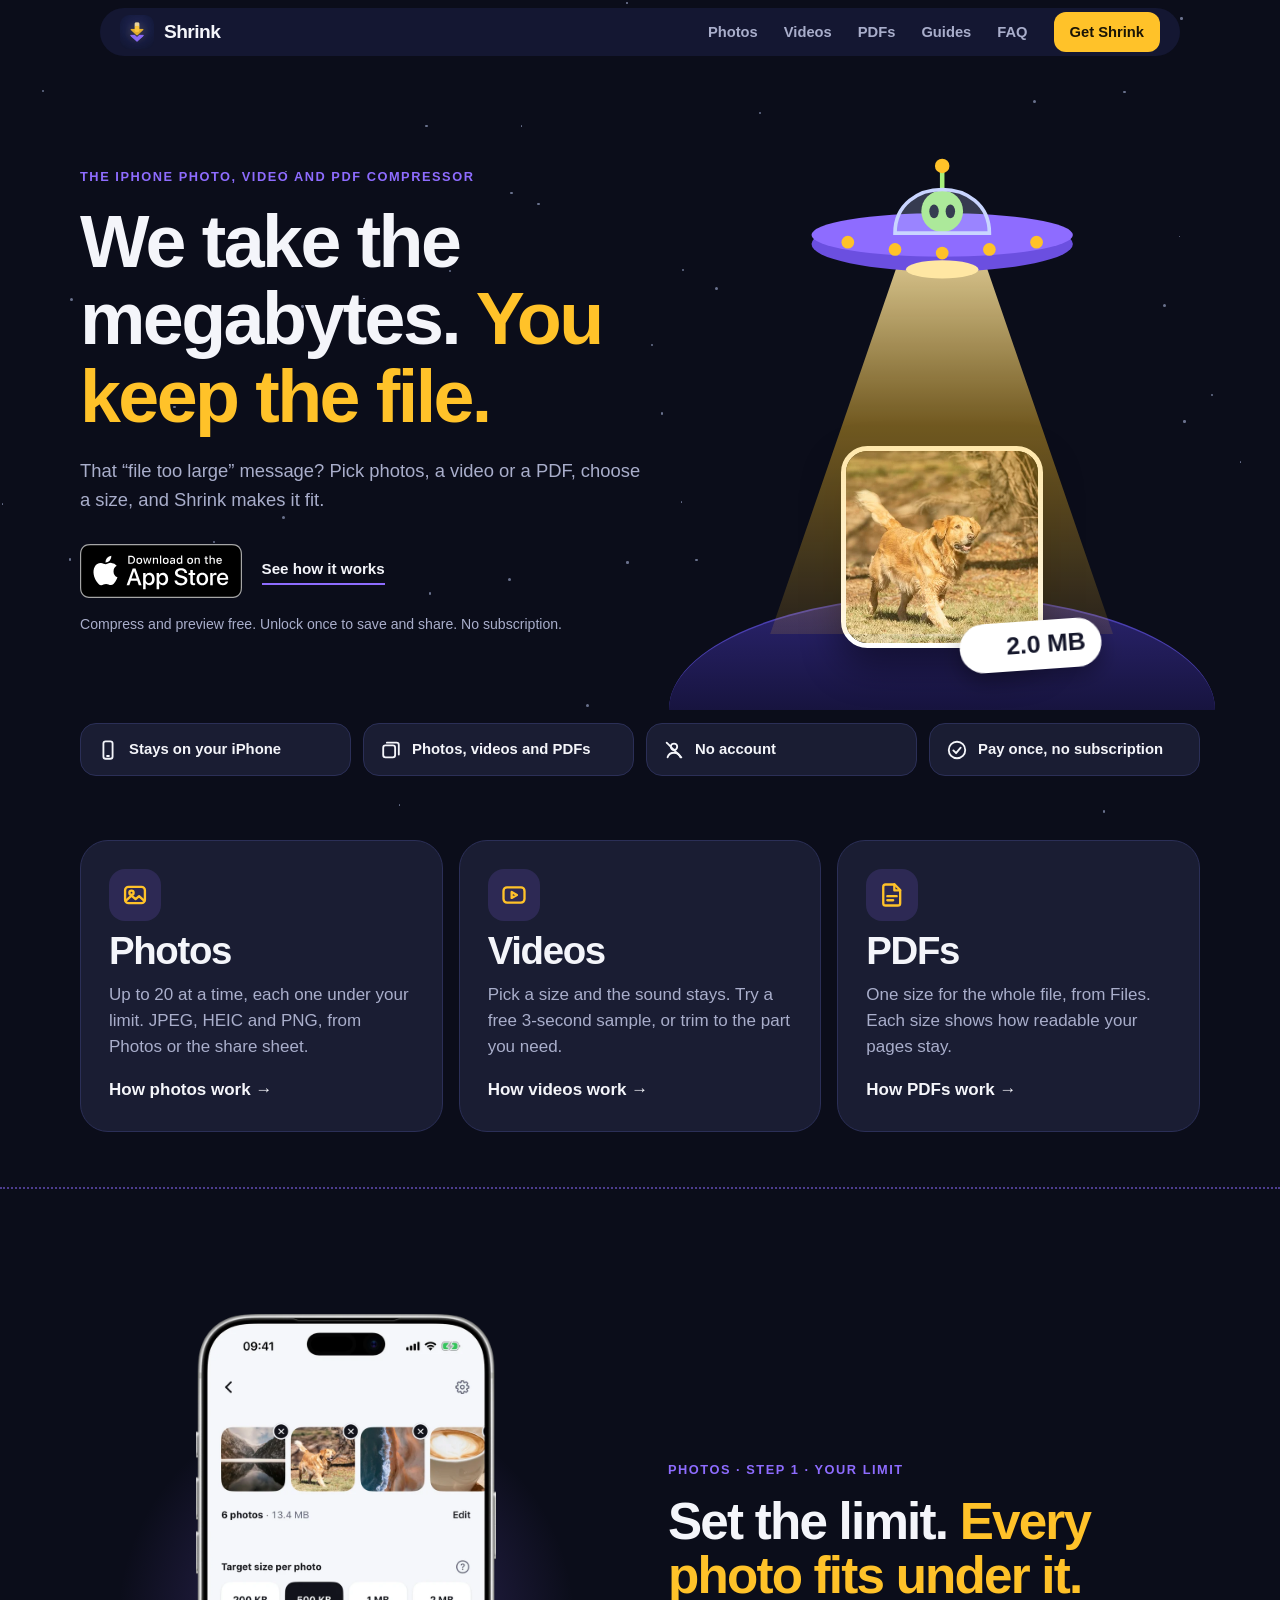
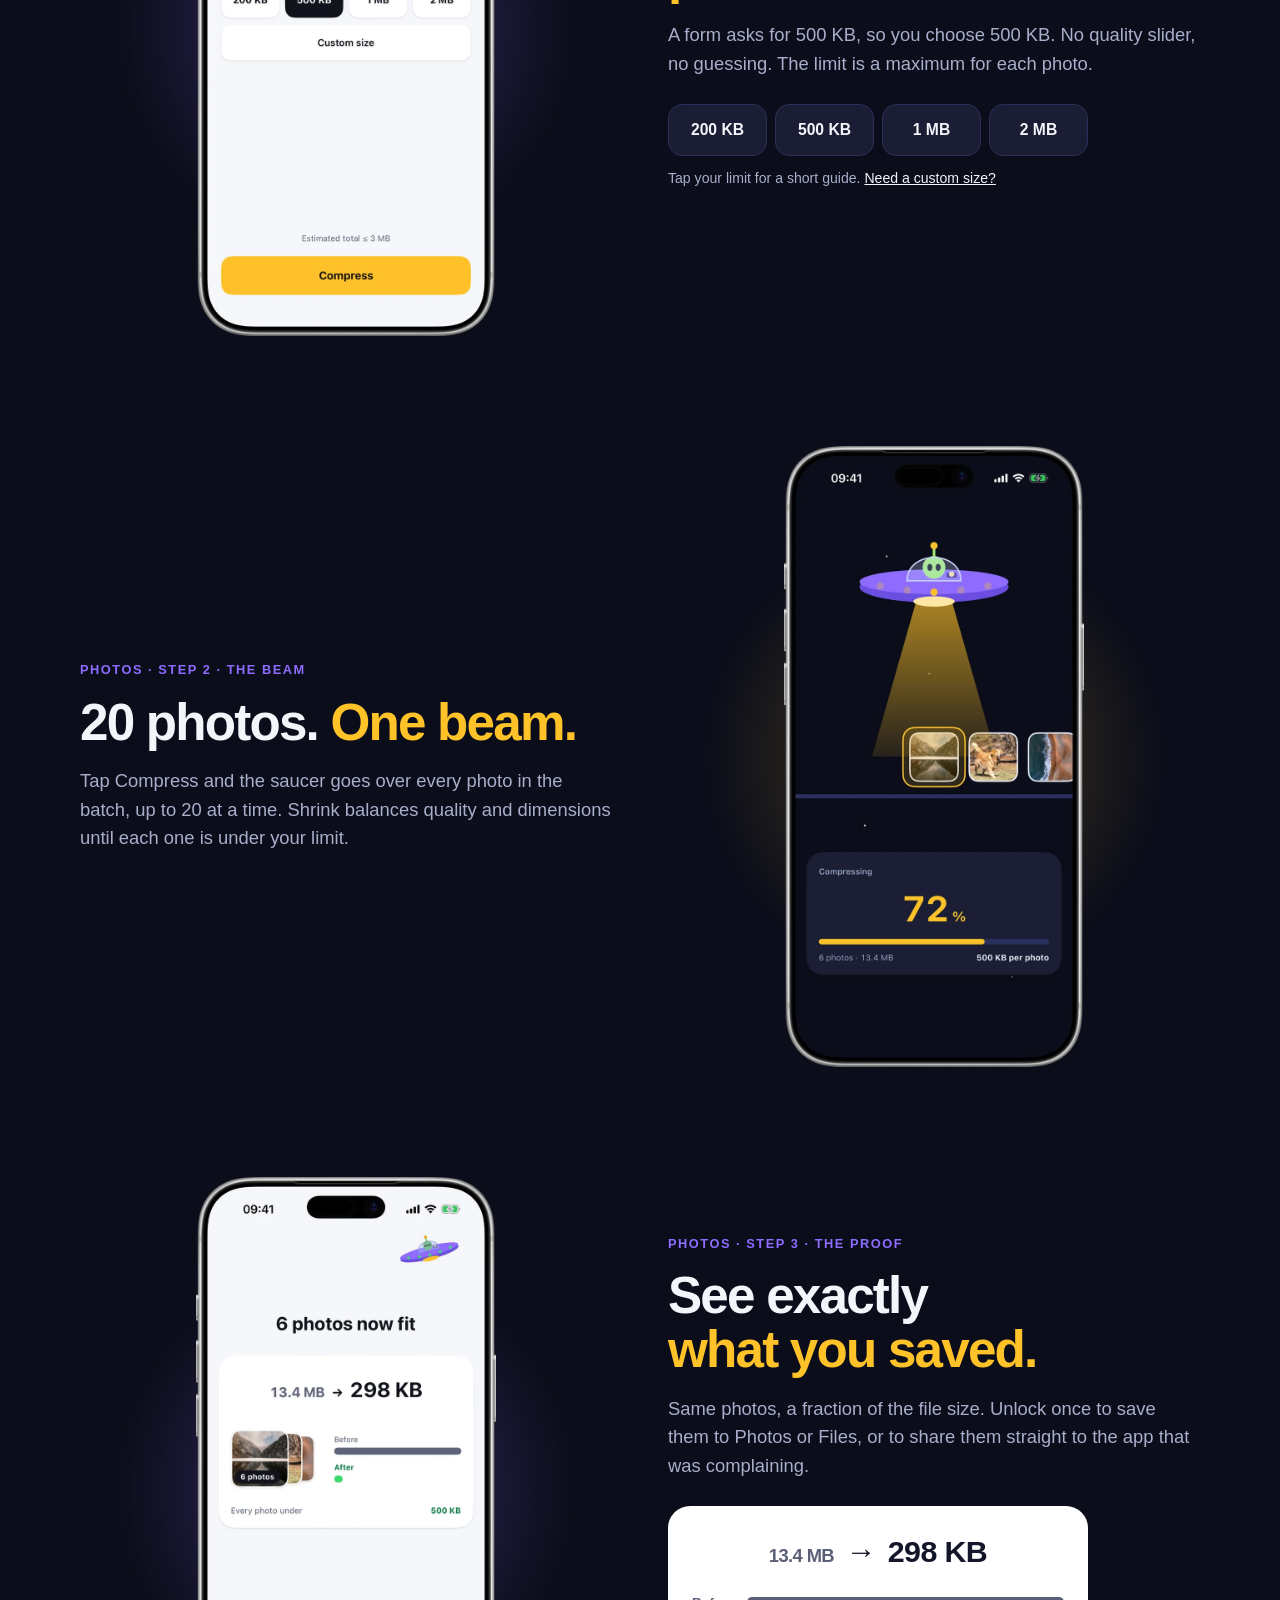
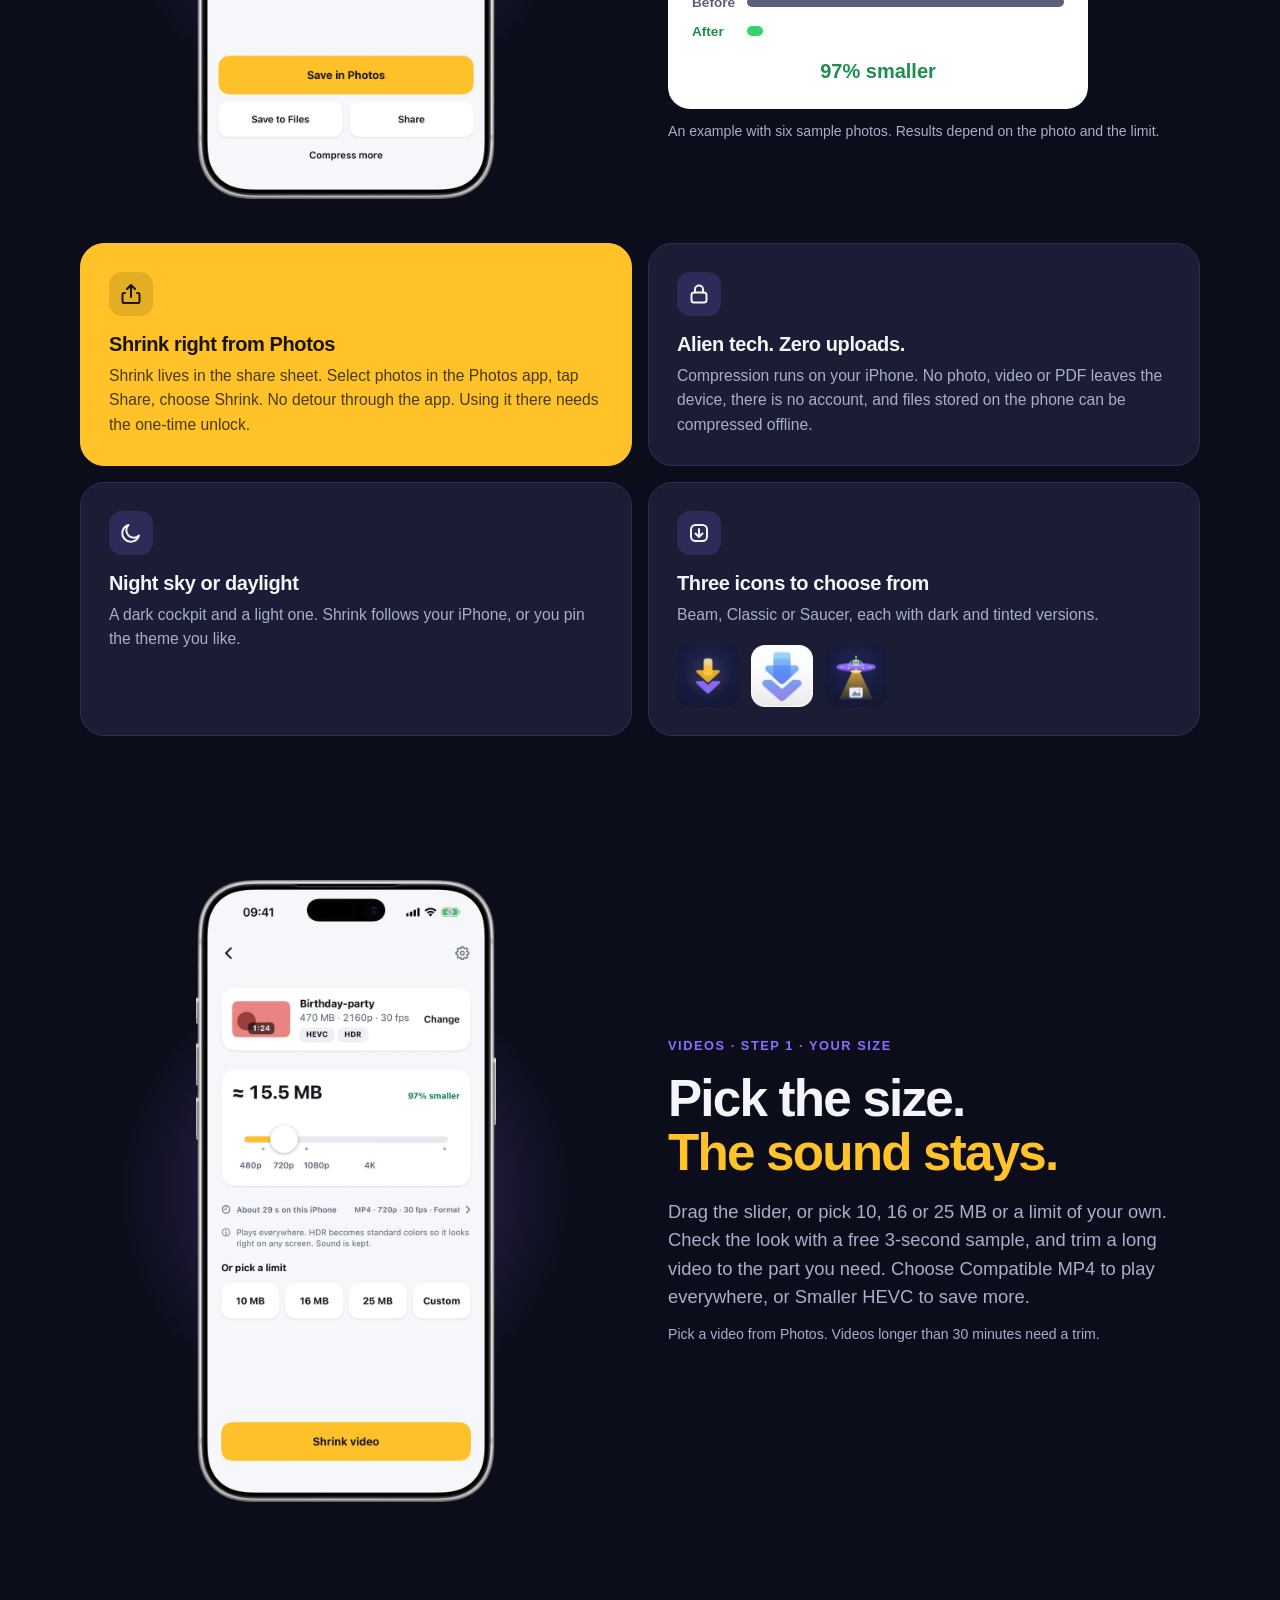
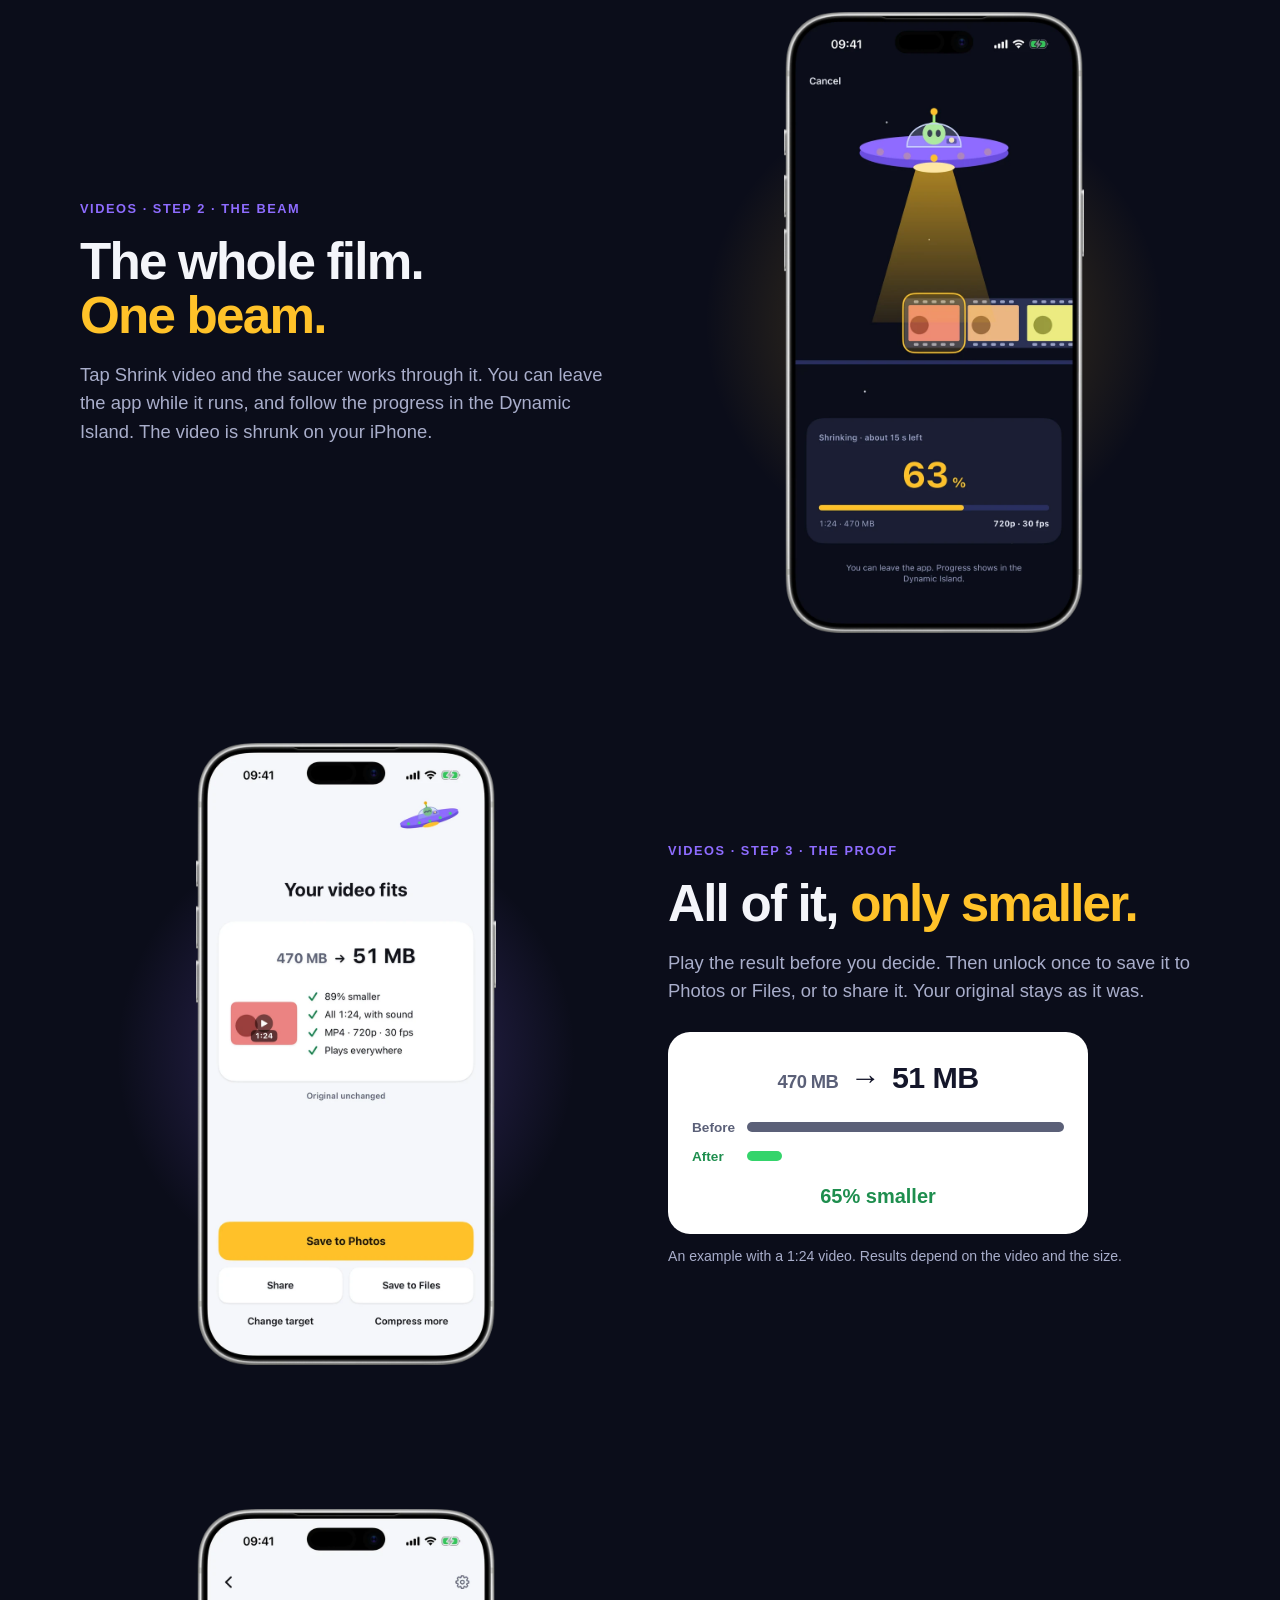
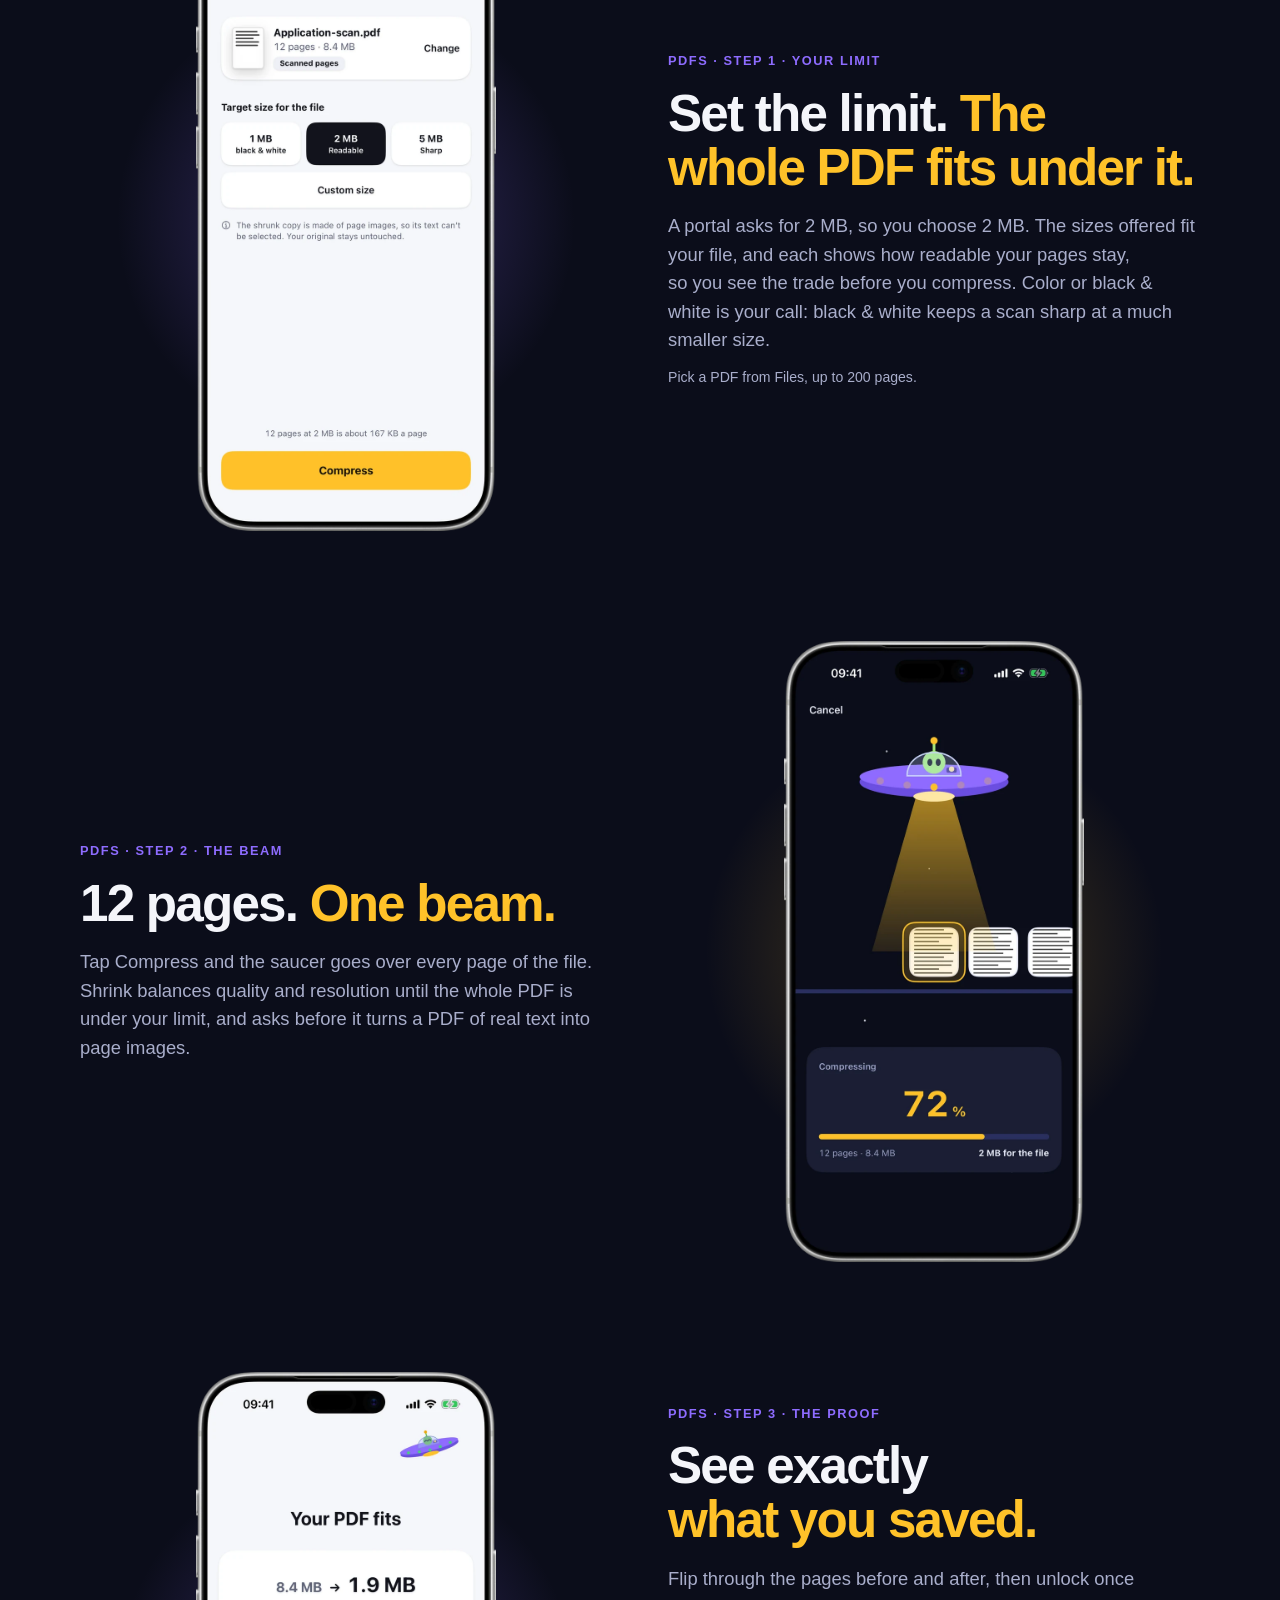
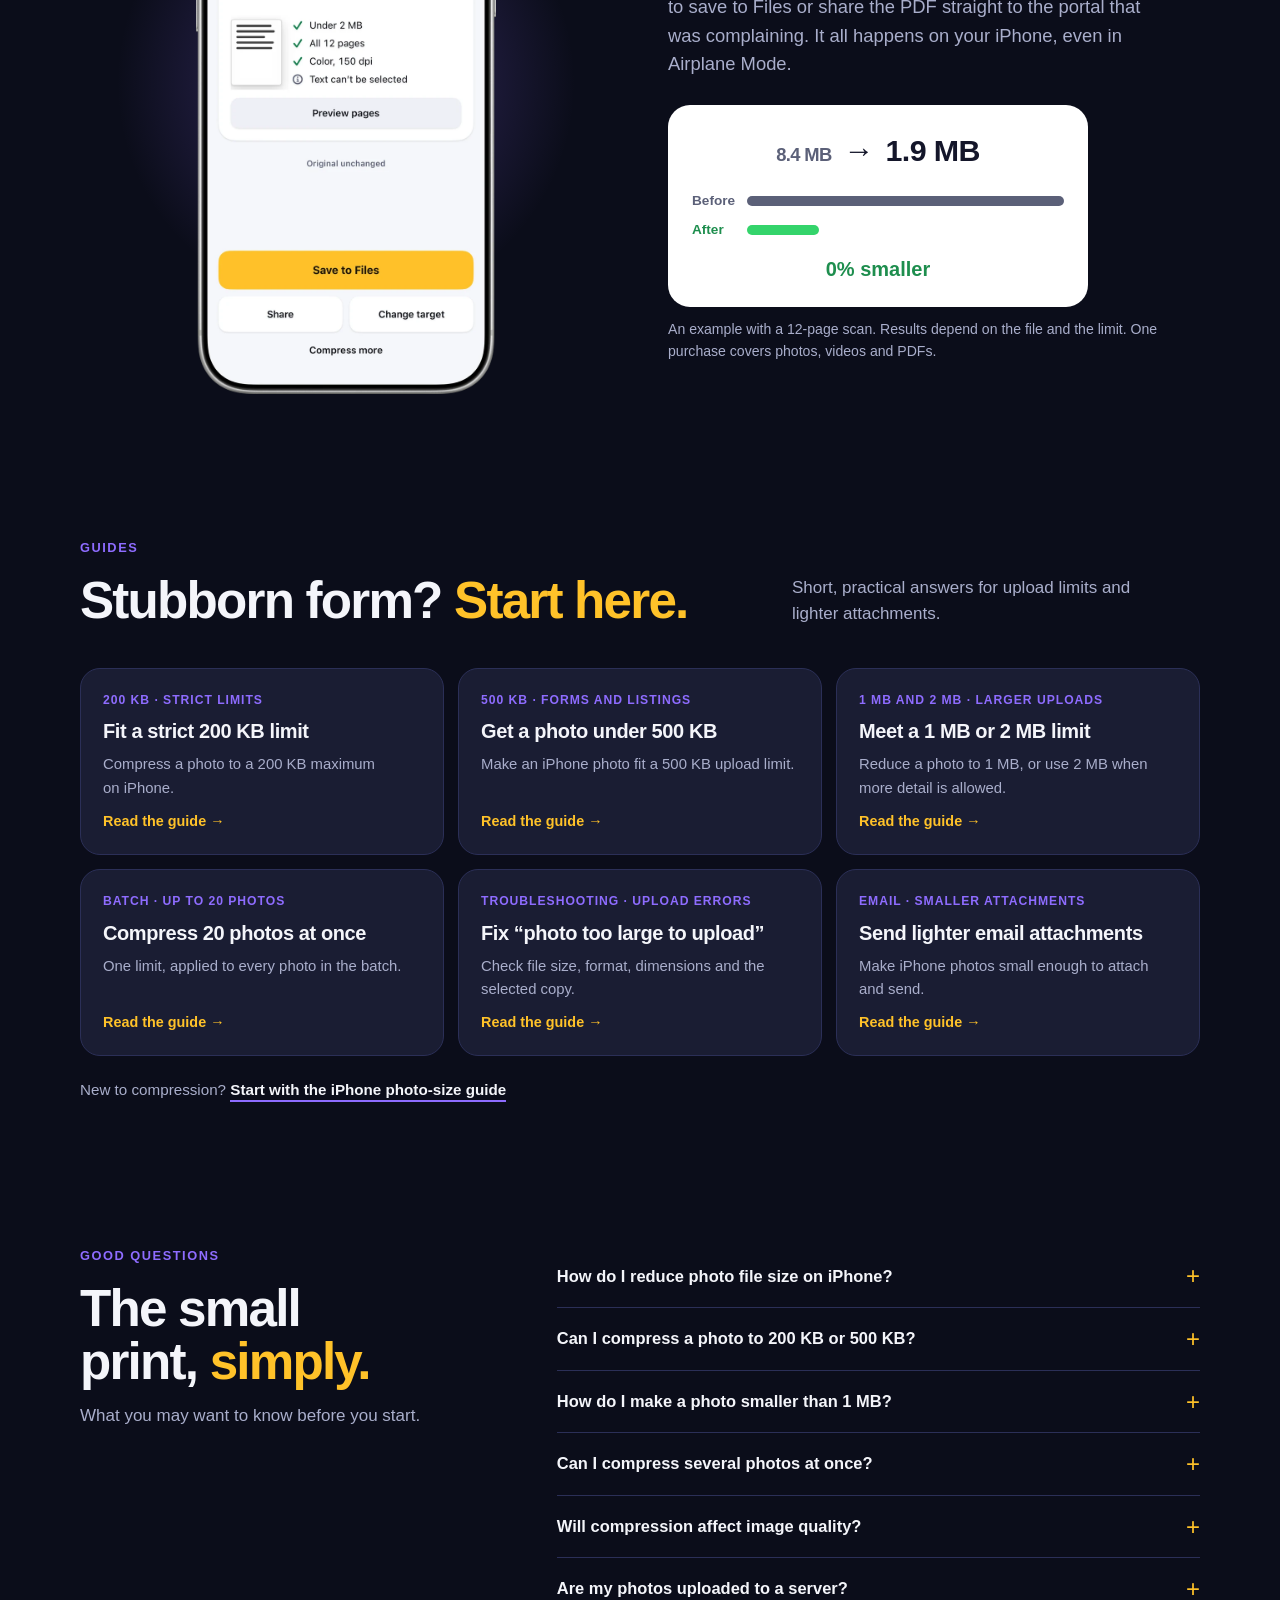
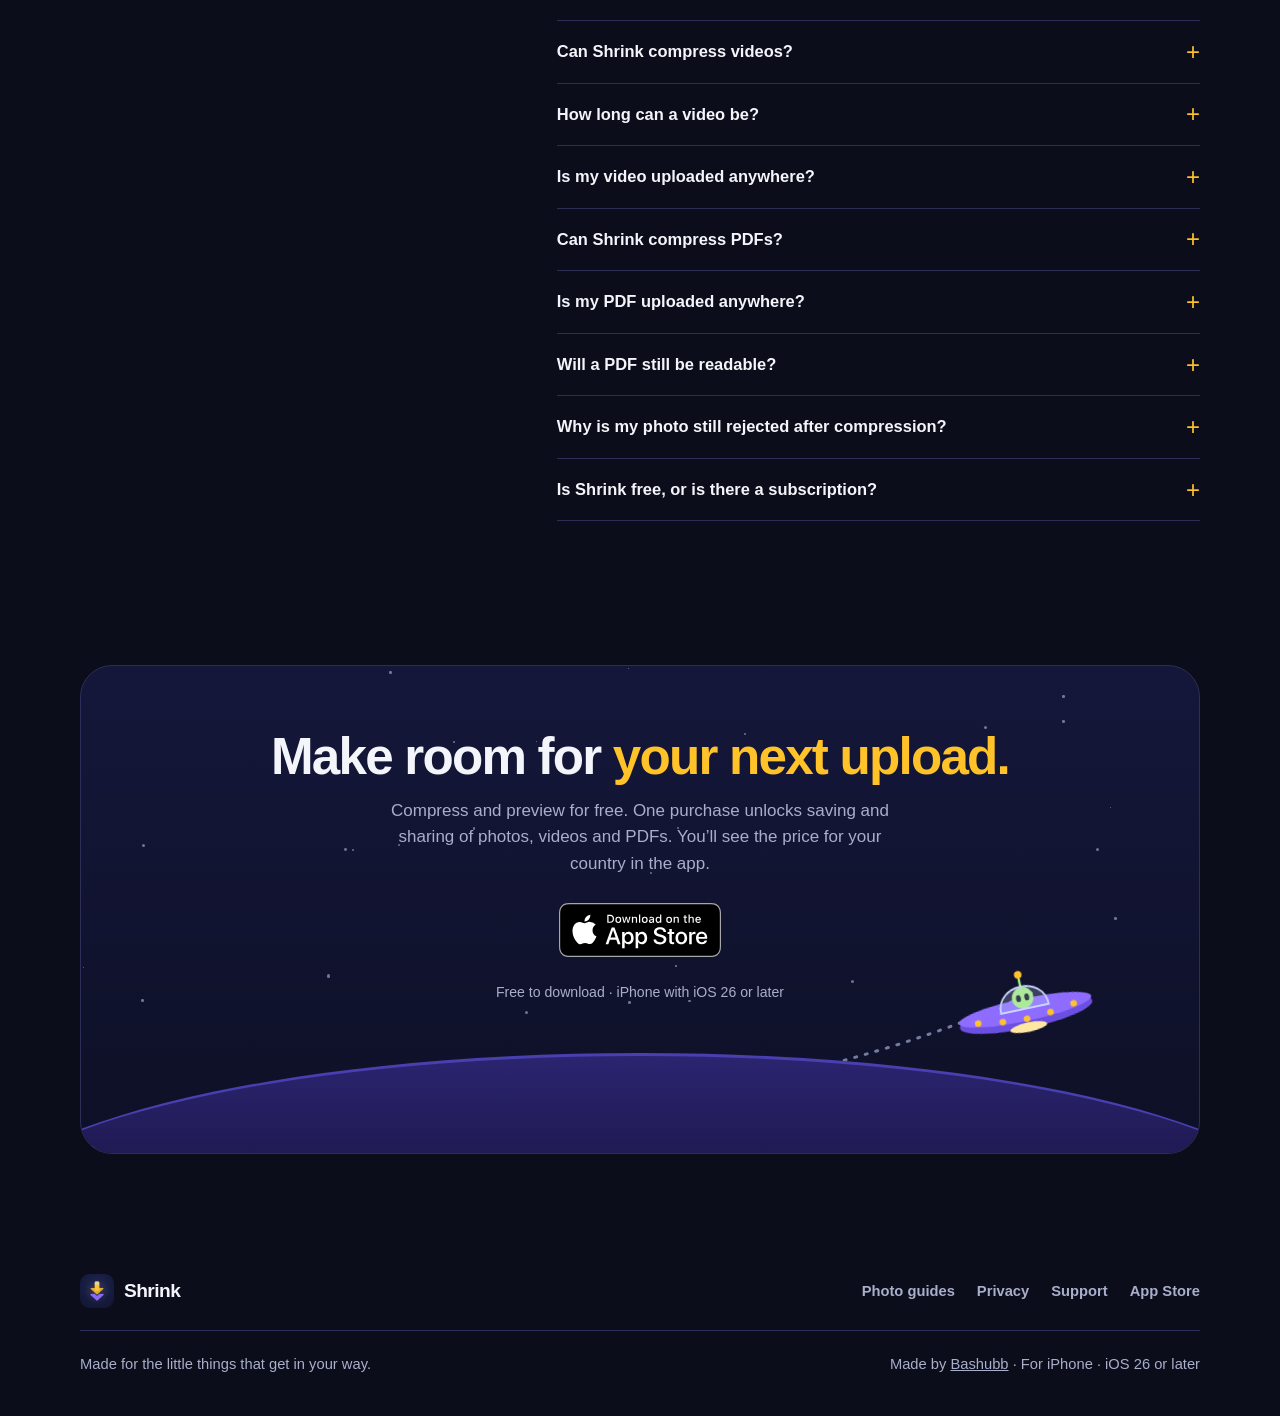
<file: index.html>
<!doctype html>
<html lang="en">
<head>
<meta charset="utf-8">
<meta name="viewport" content="width=device-width, initial-scale=1, viewport-fit=cover">
<title>iPhone Photo, Video and PDF Compressor | Shrink</title>
<meta name="description" content="Make iPhone photos, videos and PDFs fit a size limit you choose. Up to 20 photos at once, all processed on your device. Compress and preview free, unlock once to save and share.">
<link rel="canonical" href="https://bashubb.com/shrink/">
<meta name="theme-color" content="#0B0D1A">
<meta name="application-name" content="Shrink">
<meta name="apple-mobile-web-app-title" content="Shrink">
<meta name="apple-itunes-app" content="app-id=6804833389">
<meta property="og:type" content="website">
<meta property="og:site_name" content="Shrink">
<meta property="og:title" content="iPhone Photo, Video and PDF Compressor | Shrink">
<meta property="og:description" content="Make iPhone photos, videos and PDFs fit a size limit you choose. Up to 20 photos at once, all processed on your device. Compress and preview free, unlock once to save and share.">
<meta property="og:url" content="https://bashubb.com/shrink/">
<meta property="og:image" content="https://bashubb.com/shrink/assets/social-preview-1-1.png">
<meta property="og:image:width" content="1200">
<meta property="og:image:height" content="630">
<meta property="og:image:alt" content="Shrink: we take the megabytes, you keep the files. A photo, video and PDF compressor for iPhone.">
<meta name="twitter:card" content="summary_large_image">
<meta name="twitter:image" content="https://bashubb.com/shrink/assets/social-preview-1-1.png">
<link rel="icon" href="assets/fav/favicon-32.png" type="image/png" sizes="32x32">
<link rel="icon" href="assets/fav/favicon-48.png" type="image/png" sizes="48x48">
<link rel="icon" href="assets/fav/favicon-192.png" type="image/png" sizes="192x192">
<link rel="apple-touch-icon" href="assets/fav/apple-touch-icon.png">
<script>document.documentElement.classList.add('js')</script>
<link rel="stylesheet" href="assets/shrink.css?v=7">
<script src="assets/shrink.js?v=9" defer></script>
<script type="application/ld+json">{"@context": "https://schema.org", "@type": "SoftwareApplication", "@id": "https://bashubb.com/shrink/#app", "name": "Photo Compressor - Shrink", "url": "https://bashubb.com/shrink/", "downloadUrl": "https://apps.apple.com/app/id6804833389", "image": "https://bashubb.com/shrink/assets/app-icon-512.webp", "operatingSystem": "iOS 26.0 or later", "applicationCategory": "MultimediaApplication", "softwareVersion": "1.1", "author": {"@type": "Person", "name": "Hubert Kielkowski"}, "description": "Make up to 20 iPhone photos, a video or a PDF fit a chosen maximum file size, with on-device processing. Compress and preview free; a one-time unlock lets you save and share.", "offers": {"@type": "Offer", "price": "0", "priceCurrency": "USD", "url": "https://apps.apple.com/us/app/id6804833389", "description": "Free download. Compress and preview free; a one-time in-app purchase unlocks saving and sharing. Pricing varies by storefront."}}</script><script type="application/ld+json">{"@context": "https://schema.org", "@type": "FAQPage", "mainEntity": [{"@type": "Question", "name": "How do I reduce photo file size on iPhone?", "acceptedAnswer": {"@type": "Answer", "text": "Choose your photos in Shrink, set a maximum size, then tap Compress. Review the result and save or share the smaller copy."}}, {"@type": "Question", "name": "Can I compress a photo to 200 KB or 500 KB?", "acceptedAnswer": {"@type": "Answer", "text": "Yes. Both sizes are built-in presets. Each sets a maximum per photo; the final file can be smaller. Check any separate format or dimension requirements before uploading."}}, {"@type": "Question", "name": "How do I make a photo smaller than 1 MB?", "acceptedAnswer": {"@type": "Answer", "text": "Select the 1 MB preset and compress. For a different limit, use 2 MB or Custom Size. A strict upload boundary may need a little margin below the stated limit."}}, {"@type": "Question", "name": "Can I compress several photos at once?", "acceptedAnswer": {"@type": "Answer", "text": "Yes, up to 20 photos per batch. Your chosen maximum applies to every photo individually, so the combined batch can exceed that size."}}, {"@type": "Question", "name": "Will compression affect image quality?", "acceptedAnswer": {"@type": "Answer", "text": "It can. Shrink adjusts quality and, when needed, dimensions to fit your limit. Use the largest permitted target and review important detail. Photos already below the target are left unchanged."}}, {"@type": "Question", "name": "Are my photos uploaded to a server?", "acceptedAnswer": {"@type": "Answer", "text": "No. Photo compression happens on your iPhone. Locally available photos can be compressed offline. Purchases and restoring access may require a connection."}}, {"@type": "Question", "name": "Can Shrink compress videos?", "acceptedAnswer": {"@type": "Answer", "text": "Yes. Pick a video from Photos and choose a size with the slider, a preset or your own limit. The result is an MP4 with the sound kept: Compatible MP4 plays everywhere, Smaller HEVC saves more. HDR video becomes standard colors in the compatible format."}}, {"@type": "Question", "name": "How long can a video be?", "acceptedAnswer": {"@type": "Answer", "text": "Up to 30 minutes at a time. For a longer video, trim it in Shrink to the part you need."}}, {"@type": "Question", "name": "Is my video uploaded anywhere?", "acceptedAnswer": {"@type": "Answer", "text": "No. Videos are shrunk on your iPhone. If a video is stored only in iCloud, your iPhone downloads it from iCloud first."}}, {"@type": "Question", "name": "Can Shrink compress PDFs?", "acceptedAnswer": {"@type": "Answer", "text": "Yes. Pick a PDF from Files, set one size target for the whole file, and choose color or black & white. Shrink shows a readability rating for each size, and you can preview the pages before saving. PDFs of up to 200 pages work, and you can save to Files or share the result."}}, {"@type": "Question", "name": "Is my PDF uploaded anywhere?", "acceptedAnswer": {"@type": "Answer", "text": "No. PDFs are compressed on your iPhone, and this also works in Airplane Mode. Your file is saved only where you choose, in Files or wherever you share it."}}, {"@type": "Question", "name": "Will a PDF still be readable?", "acceptedAnswer": {"@type": "Answer", "text": "Often, but it depends on the file. Scans shrink the most. A PDF made of real text becomes page images, and Shrink asks before doing that. Each size shows a readability rating, and you can preview the pages before saving. Digital signatures are not kept, and Shrink warns you before it touches a signed file."}}, {"@type": "Question", "name": "Why is my photo still rejected after compression?", "acceptedAnswer": {"@type": "Answer", "text": "The form may also require a particular format, dimensions, or a combined size limit. Confirm you selected the exported copy, then check the full upload requirements."}}, {"@type": "Question", "name": "Is Shrink free, or is there a subscription?", "acceptedAnswer": {"@type": "Answer", "text": "The app is free to download, and compressing and previewing in it are free. To save or share a result you unlock Shrink once, with no subscription and no ads. The share sheet extension works after the unlock. Requires iPhone with iOS 26 or later."}}]}</script><script type="application/ld+json">{"@context": "https://schema.org", "@type": "WebSite", "name": "Shrink", "alternateName": ["Shrink App", "The Shrink"], "url": "https://bashubb.com/shrink/"}</script>
</head>
<body>
<a class="skip" href="#main">Skip to content</a>
<header class="bar">
  <div class="bar-bg" aria-hidden="true"></div>
  <nav class="bar-row" aria-label="Main navigation">
    <a class="brand" href="index.html" aria-label="Shrink home"><img src="assets/media/icon-beam.webp" alt="" width="34" height="34">Shrink</a>
    <div class="bar-links">
      <a href="#how-it-works">Photos</a>
      <a href="#video">Videos</a>
      <a href="#pdf">PDFs</a>
      <a href="#guides">Guides</a>
      <a href="#faq">FAQ</a>
      <a class="get" href="https://apps.apple.com/app/id6804833389">Get Shrink</a>
    </div>
  </nav>
</header>

<main id="main">
<section class="hero sky" aria-labelledby="hero-title">
  <div class="stars" data-stars="46" aria-hidden="true"></div>
  <div class="wrap">
    <div class="hero-grid">
      <div>
        <span class="eyebrow">The iPhone photo, video and PDF compressor</span>
        <h1 id="hero-title">We take the megabytes. <em>You keep the file.</em></h1>
        <p class="lede">That “file too large” message? Pick photos, a video or a PDF, choose a size, and Shrink makes it fit.</p>
        <div class="hero-actions"><a class="store-badge" href="https://apps.apple.com/app/id6804833389"><img src="assets/app-store-badge.svg" alt="Download on the App Store" width="162" height="54"></a><a class="text-link" href="#how-it-works">See how it works</a></div>
        <p class="note">Compress and preview free. Unlock once to save and share. No subscription.</p>
      </div>
      <div class="scene" role="img" aria-label="A flying saucer beams the megabytes out of a photo. The photo stays; its size drops from 4.8 MB to 487 KB.">
        <div class="scene-box">
          <div class="planet"></div>
          <div class="snap"><img src="assets/media/photo-1.webp" width="360" height="360" alt="" fetchpriority="high"></div>
          <div class="beam"></div>
          <span class="mb" style="--x:-15cqw;--r:-14deg;--d:2.0s" aria-hidden="true">MB</span><span class="mb" style="--x:13cqw;--r:10deg;--d:2.55s" aria-hidden="true">MB</span><span class="mb" style="--x:-4cqw;--r:6deg;--d:3.1s" aria-hidden="true">MB</span><span class="mb" style="--x:17cqw;--r:-8deg;--d:3.65s" aria-hidden="true">MB</span><span class="mb" style="--x:-17cqw;--r:12deg;--d:4.2s" aria-hidden="true">MB</span><span class="mb" style="--x:6cqw;--r:-12deg;--d:4.75s" aria-hidden="true">MB</span>
          <div class="ufo-fly"><div class="ufo-in"><div class="ufo-bob"><svg viewBox="0 0 160 76" aria-hidden="true"><ellipse cx="80" cy="54" rx="72" ry="15" fill="#6B4FE0"/><ellipse cx="80" cy="49" rx="72" ry="12" fill="#8E6CFF"/><line x1="80" y1="24" x2="80" y2="13" stroke="#A6F07A" stroke-width="2.5" stroke-linecap="round"/><circle cx="80" cy="11" r="4" fill="#FFC229"/><circle cx="80" cy="36" r="11.5" fill="#A6F07A"/><ellipse class="ufo-eye" cx="75.5" cy="36" rx="2.6" ry="3.8" fill="#0B0D1A"/><ellipse class="ufo-eye" cx="84.5" cy="36" rx="2.6" ry="3.8" fill="#0B0D1A"/><path d="M54 48C54 16 106 16 106 48Z" fill="rgba(191,208,255,.24)" stroke="#C9D5FF" stroke-width="2"/><g class="ufo-lights"><circle cx="28" cy="53" r="3.5" fill="#FFC229"/><circle cx="54" cy="57" r="3.5" fill="#FFC229"/><circle cx="80" cy="59" r="3.5" fill="#FFC229"/><circle cx="106" cy="57" r="3.5" fill="#FFC229"/><circle cx="132" cy="53" r="3.5" fill="#FFC229"/></g><ellipse cx="80" cy="68" rx="20" ry="5" fill="#FFE7A3"/></svg></div></div></div>
          <div class="size-tag" data-size><svg viewBox="0 0 24 24" aria-hidden="true"><circle cx="12" cy="12" r="12" fill="#1E8E4E"/><path d="M6.5 12.4l3.6 3.6 7.4-8" fill="none" stroke="#fff" stroke-width="2.6" stroke-linecap="round" stroke-linejoin="round"/></svg><span>487 KB</span></div>
        </div>
      </div>
    </div>
    <ul class="proof" aria-label="App highlights">
      <li><svg viewBox="0 0 24 24" fill="none" stroke="currentColor" stroke-width="2" stroke-linecap="round" stroke-linejoin="round" aria-hidden="true"><rect x="7" y="2.5" width="10" height="19" rx="2.5"/><path d="M11 18.5h2"/></svg>Stays on your iPhone</li>
      <li><svg viewBox="0 0 24 24" fill="none" stroke="currentColor" stroke-width="2" stroke-linecap="round" stroke-linejoin="round" aria-hidden="true"><rect x="3.5" y="7" width="13" height="13" rx="2.5"/><path d="M7.5 4h10.5a2.5 2.5 0 0 1 2.5 2.5V17"/></svg>Photos, videos and PDFs</li>
      <li><svg viewBox="0 0 24 24" fill="none" stroke="currentColor" stroke-width="2" stroke-linecap="round" stroke-linejoin="round" aria-hidden="true"><circle cx="12" cy="8.5" r="3.5"/><path d="M5 20c1-3.6 3.8-5 7-5s6 1.4 7 5"/><path d="M4 4l16 16"/></svg>No account</li>
      <li><svg viewBox="0 0 24 24" fill="none" stroke="currentColor" stroke-width="2" stroke-linecap="round" stroke-linejoin="round" aria-hidden="true"><circle cx="12" cy="12" r="9"/><path d="M8 12.5l3 3 5-6"/></svg>Pay once, no subscription</li>
    </ul>
  </div>
</section>

<section class="section tight" id="sources" aria-label="What Shrink shrinks">
  <div class="wrap">
    <div class="three" data-in>
      <a class="source" href="#how-it-works"><span class="source-ic"><svg viewBox="0 0 24 24" fill="none" stroke="currentColor" stroke-width="2" stroke-linecap="round" stroke-linejoin="round" aria-hidden="true"><rect x="3.5" y="5" width="17" height="14" rx="3"/><circle cx="9" cy="10" r="1.8"/><path d="M4 17l5-4.5 3.5 3 3-2.5 4.5 4"/></svg></span><h2>Photos</h2><p>Up to 20 at a time, each one under your limit. JPEG, HEIC and PNG, from Photos or the share sheet.</p><span class="source-go">How photos work →</span></a>
      <a class="source" href="#video"><span class="source-ic"><svg viewBox="0 0 24 24" fill="none" stroke="currentColor" stroke-width="2" stroke-linecap="round" stroke-linejoin="round" aria-hidden="true"><rect x="3" y="5.5" width="18" height="13" rx="3"/><path d="M10 9.5v5l4.5-2.500z"/></svg></span><h2>Videos</h2><p>Pick a size and the sound stays. Try a free 3-second sample, or trim to the part you need.</p><span class="source-go">How videos work →</span></a>
      <a class="source" href="#pdf"><span class="source-ic"><svg viewBox="0 0 24 24" fill="none" stroke="currentColor" stroke-width="2" stroke-linecap="round" stroke-linejoin="round" aria-hidden="true"><path d="M6.5 3h7.8L19 7.7V19a2 2 0 0 1-2 2H6.5a2 2 0 0 1-2-2V5a2 2 0 0 1 2-2z"/><path d="M14 3v5h5"/><path d="M8 13h8M8 16.500h5"/></svg></span><h2>PDFs</h2><p>One size for the whole file, from Files. Each size shows how readable your pages stay.</p><span class="source-go">How PDFs work →</span></a>
    </div>
  </div>
</section>

<div class="flyby" data-in aria-hidden="true"><div class="flyby-track"></div><div class="flyby-ufo"><svg viewBox="0 0 160 76" aria-hidden="true"><ellipse cx="80" cy="54" rx="72" ry="15" fill="#6B4FE0"/><ellipse cx="80" cy="49" rx="72" ry="12" fill="#8E6CFF"/><line x1="80" y1="24" x2="80" y2="13" stroke="#A6F07A" stroke-width="2.5" stroke-linecap="round"/><circle cx="80" cy="11" r="4" fill="#FFC229"/><circle cx="80" cy="36" r="11.5" fill="#A6F07A"/><ellipse class="ufo-eye" cx="75.5" cy="36" rx="2.6" ry="3.8" fill="#0B0D1A"/><ellipse class="ufo-eye" cx="84.5" cy="36" rx="2.6" ry="3.8" fill="#0B0D1A"/><path d="M54 48C54 16 106 16 106 48Z" fill="rgba(191,208,255,.24)" stroke="#C9D5FF" stroke-width="2"/><g class="ufo-lights"><circle cx="28" cy="53" r="3.5" fill="#FFC229"/><circle cx="54" cy="57" r="3.5" fill="#FFC229"/><circle cx="80" cy="59" r="3.5" fill="#FFC229"/><circle cx="106" cy="57" r="3.5" fill="#FFC229"/><circle cx="132" cy="53" r="3.5" fill="#FFC229"/></g><ellipse cx="80" cy="68" rx="20" ry="5" fill="#FFE7A3"/></svg></div></div>

<section class="section" id="how-it-works" aria-label="How it works">
  <div class="wrap">
    <div class="row" data-in>
      <div class="row-art"><div class="halo"></div><img class="device" src="assets/media/iphone-home-light.webp?v=2" width="720" height="1492" alt="Shrink with six photos chosen and the 500 KB target selected" loading="lazy" decoding="async"></div>
      <div class="row-copy rise">
        <span class="eyebrow">Photos · Step 1 · Your limit</span>
        <h2>Set the limit. <em>Every photo fits under it.</em></h2>
        <p class="lede">A form asks for 500 KB, so you choose 500 KB. No quality slider, no guessing. The limit is a maximum for each photo.</p>
        <div class="keys" aria-label="Guides by target size">
          <a href="guides/compress-photo-to-200kb/index.html">200 KB</a>
          <a href="guides/compress-photo-to-500kb/index.html">500 KB</a>
          <a href="guides/compress-photo-under-1mb/index.html">1 MB</a>
          <a href="guides/compress-photo-under-1mb/index.html#2mb">2 MB</a>
        </div>
        <p class="keys-note">Tap your limit for a short guide. <a href="guides/reduce-photo-size-iphone/index.html#steps">Need a custom size?</a></p>
      </div>
    </div>

    <div class="row flip" data-in>
      <div class="row-art"><div class="halo gold"></div><img class="device" src="assets/media/iphone-compressing-dark.webp?v=2" width="720" height="1492" alt="Shrink compressing: a saucer shines its beam on the photos, 72 percent done" loading="lazy" decoding="async"></div>
      <div class="row-copy rise">
        <span class="eyebrow">Photos · Step 2 · The beam</span>
        <h2>20 photos. <em>One beam.</em></h2>
        <p class="lede">Tap Compress and the saucer goes over every photo in the batch, up to 20 at a time. Shrink balances quality and dimensions until each one is under your limit.</p>
      </div>
    </div>

    <div class="row" data-in>
      <div class="row-art"><div class="halo"></div><img class="device" src="assets/media/iphone-result-light.webp?v=2" width="720" height="1492" alt="Shrink result: six photos went from 13.4 MB to 298 KB" loading="lazy" decoding="async"></div>
      <div class="row-copy rise">
        <span class="eyebrow">Photos · Step 3 · The proof</span>
        <h2>See exactly <em>what you saved.</em></h2>
        <p class="lede">Same photos, a fraction of the file size. Unlock once to save them to Photos or Files, or to share them straight to the app that was complaining.</p>
        <div class="saved" aria-label="Example: six photos, 13.4 MB before, 298 KB after, 98 percent smaller">
          <div class="saved-sizes"><small>13.4 MB</small><span aria-hidden="true">→</span>298 KB</div>
          <div class="bars"><em>Before</em><span></span><b>After</b><span class="after"></span></div>
          <div class="saved-pct"><span data-count="98">98</span>% smaller</div>
        </div>
        <p class="keys-note">An example with six sample photos. Results depend on the photo and the limit.</p>
      </div>
    </div>

    <div class="cards">
      <article class="card gold" data-in><div class="card-ic"><svg viewBox="0 0 24 24" fill="none" stroke="currentColor" stroke-width="2" stroke-linecap="round" stroke-linejoin="round" aria-hidden="true"><path d="M12 15V3.5M8 7l4-4 4 4"/><path d="M6 11H5a1.5 1.5 0 0 0-1.5 1.5v7A1.5 1.5 0 0 0 5 21h14a1.5 1.5 0 0 0 1.5-1.5v-7A1.5 1.5 0 0 0 19 11h-1"/></svg></div><h3>Shrink right from Photos</h3><p>Shrink lives in the share sheet. Select photos in the Photos app, tap Share, choose Shrink. No detour through the app. Using it there needs the one-time unlock.</p></article>
      <article class="card" data-in><div class="card-ic"><svg viewBox="0 0 24 24" fill="none" stroke="currentColor" stroke-width="2" stroke-linecap="round" stroke-linejoin="round" aria-hidden="true"><rect x="4.5" y="10.5" width="15" height="10" rx="2.5"/><path d="M8 10.5V7.5a4 4 0 0 1 8 0v3"/></svg></div><h3>Alien tech. Zero uploads.</h3><p>Compression runs on your iPhone. No photo, video or PDF leaves the device, there is no account, and files stored on the phone can be compressed offline.</p></article>
      <article class="card" data-in><div class="card-ic"><svg viewBox="0 0 24 24" fill="none" stroke="currentColor" stroke-width="2" stroke-linecap="round" stroke-linejoin="round" aria-hidden="true"><path d="M20 14.5A8.5 8.5 0 1 1 9.5 4a7 7 0 0 0 10.500 10.500z"/></svg></div><h3>Night sky or daylight</h3><p>A dark cockpit and a light one. Shrink follows your iPhone, or you pin the theme you like.</p></article>
      <article class="card" data-in><div class="card-ic"><svg viewBox="0 0 24 24" fill="none" stroke="currentColor" stroke-width="2" stroke-linecap="round" stroke-linejoin="round" aria-hidden="true"><rect x="4" y="4" width="16" height="16" rx="4.5"/><path d="M12 8v8M8.500 12.500 12 16l3.500-3.500"/></svg></div><h3>Three icons to choose from</h3><p>Beam, Classic or Saucer, each with dark and tinted versions.</p>
        <div class="icons"><img src="assets/media/icon-beam.webp" width="62" height="62" alt="Beam icon" loading="lazy"><img src="assets/media/icon-classic.webp" width="62" height="62" alt="Classic icon" loading="lazy"><img src="assets/media/icon-saucer.webp" width="62" height="62" alt="Saucer icon" loading="lazy"></div></article>
    </div>
  </div>
</section>

<section class="section" id="video" aria-label="How videos work">
  <div class="wrap">
    <div class="row" data-in>
      <div class="row-art"><div class="halo"></div><img class="device" src="assets/media/iphone-video-limit-light.webp" width="720" height="1492" alt="Shrink with a 470 MB video chosen: a size slider showing about 15.5 MB, and 10 MB, 16 MB, 25 MB and custom limits" loading="lazy" decoding="async"></div>
      <div class="row-copy rise">
        <span class="eyebrow">Videos · Step 1 · Your size</span>
        <h2 id="video-title">Pick the size. <em>The sound stays.</em></h2>
        <p class="lede">Drag the slider, or pick 10, 16 or 25 MB or a limit of your own. Check the look with a free 3-second sample, and trim a long video to the part you need. Choose Compatible MP4 to play everywhere, or Smaller HEVC to save more.</p>
        <p class="keys-note">Pick a video from Photos. Videos longer than 30 minutes need a trim.</p>
      </div>
    </div>

    <div class="row flip" data-in>
      <div class="row-art"><div class="halo gold"></div><img class="device" src="assets/media/iphone-video-compressing-dark.webp" width="720" height="1492" alt="Shrink shrinking a video: a saucer shines its beam on a film strip, 63 percent done" loading="lazy" decoding="async"></div>
      <div class="row-copy rise">
        <span class="eyebrow">Videos · Step 2 · The beam</span>
        <h2>The whole film. <em>One beam.</em></h2>
        <p class="lede">Tap Shrink video and the saucer works through it. You can leave the app while it runs, and follow the progress in the Dynamic Island. The video is shrunk on your iPhone.</p>
      </div>
    </div>

    <div class="row" data-in>
      <div class="row-art"><div class="halo"></div><img class="device" src="assets/media/iphone-video-result-light.webp" width="720" height="1492" alt="Shrink result: your video fits, 470 MB to 51 MB, all 1:24 with sound" loading="lazy" decoding="async"></div>
      <div class="row-copy rise">
        <span class="eyebrow">Videos · Step 3 · The proof</span>
        <h2>All of it, <em>only smaller.</em></h2>
        <p class="lede">Play the result before you decide. Then unlock once to save it to Photos or Files, or to share it. Your original stays as it was.</p>
        <div class="saved" aria-label="Example: a video of 1 minute 24 seconds, 470 MB before, 51 MB after, 89 percent smaller">
          <div class="saved-sizes"><small>470 MB</small><span aria-hidden="true">→</span>51 MB</div>
          <div class="bars"><em>Before</em><span></span><b>After</b><span class="after video"></span></div>
          <div class="saved-pct"><span data-count="89">89</span>% smaller</div>
        </div>
        <p class="keys-note">An example with a 1:24 video. Results depend on the video and the size.</p>
      </div>
    </div>
  </div>
</section>

<section class="section" id="pdf" aria-label="How PDFs work">
  <div class="wrap">
    <div class="row" data-in>
      <div class="row-art"><div class="halo"></div><img class="device" src="assets/media/iphone-pdf-limit-light.webp?v=2" width="720" height="1492" alt="Shrink with a 12-page PDF chosen: the 2 MB target is selected and each size shows a readability rating" loading="lazy" decoding="async"></div>
      <div class="row-copy rise">
        <span class="eyebrow">PDFs · Step 1 · Your limit</span>
        <h2 id="pdf-title">Set the limit. <em>The whole PDF fits under it.</em></h2>
        <p class="lede">A portal asks for 2 MB, so you choose 2 MB. The sizes offered fit your file, and each shows how readable your pages stay, so you see the trade before you compress. Color or black &amp; white is your call: black &amp; white keeps a scan sharp at a much smaller size.</p>
        <p class="keys-note">Pick a PDF from Files, up to 200 pages.</p>
      </div>
    </div>

    <div class="row flip" data-in>
      <div class="row-art"><div class="halo gold"></div><img class="device" src="assets/media/iphone-pdf-compressing-dark.webp?v=2" width="720" height="1492" alt="Shrink compressing a PDF: a saucer shines its beam on the pages, 72 percent done" loading="lazy" decoding="async"></div>
      <div class="row-copy rise">
        <span class="eyebrow">PDFs · Step 2 · The beam</span>
        <h2>12 pages. <em>One beam.</em></h2>
        <p class="lede">Tap Compress and the saucer goes over every page of the file. Shrink balances quality and resolution until the whole PDF is under your limit, and asks before it turns a PDF of real text into page images.</p>
      </div>
    </div>

    <div class="row" data-in>
      <div class="row-art"><div class="halo"></div><img class="device" src="assets/media/iphone-pdf-result-light.webp?v=2" width="720" height="1492" alt="Shrink result: your PDF fits, 8.4 MB to 1.9 MB, with Preview pages, Save to Files and Share" loading="lazy" decoding="async"></div>
      <div class="row-copy rise">
        <span class="eyebrow">PDFs · Step 3 · The proof</span>
        <h2>See exactly <em>what you saved.</em></h2>
        <p class="lede">Flip through the pages before and after, then unlock once to save to Files or share the PDF straight to the portal that was complaining. It all happens on your iPhone, even in Airplane Mode.</p>
        <div class="saved" aria-label="Example: a 12-page PDF, 8.4 MB before, 1.9 MB after, 77 percent smaller">
          <div class="saved-sizes"><small>8.4 MB</small><span aria-hidden="true">→</span>1.9 MB</div>
          <div class="bars"><em>Before</em><span></span><b>After</b><span class="after pdf"></span></div>
          <div class="saved-pct"><span data-count="77">77</span>% smaller</div>
        </div>
        <p class="keys-note">An example with a 12-page scan. Results depend on the file and the limit. One purchase covers photos, videos and PDFs.</p>
      </div>
    </div>
  </div>
</section>

<section class="section" id="guides" aria-labelledby="guides-title">
  <div class="wrap" data-in>
    <div class="head"><div><span class="eyebrow">Guides</span><h2 id="guides-title">Stubborn form? <em>Start here.</em></h2></div><p>Short, practical answers for upload limits and lighter attachments.</p></div>
    <div class="guides"><a class="guide rise" href="guides/compress-photo-to-200kb/index.html"><span>200 KB · Strict limits</span><h3>Fit a strict 200 KB limit</h3><p>Compress a photo to a 200 KB maximum on iPhone.</p><b>Read the guide →</b></a><a class="guide rise" href="guides/compress-photo-to-500kb/index.html"><span>500 KB · Forms and listings</span><h3>Get a photo under 500 KB</h3><p>Make an iPhone photo fit a 500 KB upload limit.</p><b>Read the guide →</b></a><a class="guide rise" href="guides/compress-photo-under-1mb/index.html"><span>1 MB and 2 MB · Larger uploads</span><h3>Meet a 1 MB or 2 MB limit</h3><p>Reduce a photo to 1 MB, or use 2 MB when more detail is allowed.</p><b>Read the guide →</b></a><a class="guide rise" href="guides/batch-compress-photos-iphone/index.html"><span>Batch · Up to 20 photos</span><h3>Compress 20 photos at once</h3><p>One limit, applied to every photo in the batch.</p><b>Read the guide →</b></a><a class="guide rise" href="guides/photo-too-large-to-upload-iphone/index.html"><span>Troubleshooting · Upload errors</span><h3>Fix “photo too large to upload”</h3><p>Check file size, format, dimensions and the selected copy.</p><b>Read the guide →</b></a><a class="guide rise" href="guides/compress-photos-for-email-iphone/index.html"><span>Email · Smaller attachments</span><h3>Send lighter email attachments</h3><p>Make iPhone photos small enough to attach and send.</p><b>Read the guide →</b></a></div>
    <p class="more">New to compression? <a class="text-link" href="guides/reduce-photo-size-iphone/index.html">Start with the iPhone photo-size guide</a></p>
  </div>
</section>

<section class="section" id="faq" aria-labelledby="faq-title">
  <div class="wrap faq">
    <div><span class="eyebrow">Good questions</span><h2 id="faq-title">The small print, <em>simply.</em></h2><p>What you may want to know before you start.</p></div>
    <div class="faq-list"><details><summary>How do I reduce photo file size on iPhone?</summary><p>Choose your photos in Shrink, set a maximum size, then tap Compress. Review the result and save or share the smaller copy.<br><a href="guides/reduce-photo-size-iphone/index.html#steps" aria-label="Learn more: How do I reduce photo file size on iPhone?">Read the guide</a></p></details><details><summary>Can I compress a photo to 200 KB or 500 KB?</summary><p>Yes. Both sizes are built-in presets. Each sets a maximum per photo; the final file can be smaller. Check any separate format or dimension requirements before uploading.<br><a href="guides/compress-photo-to-200kb/index.html#steps" aria-label="Learn more: Can I compress a photo to 200 KB or 500 KB?">Read the guide</a></p></details><details><summary>How do I make a photo smaller than 1 MB?</summary><p>Select the 1 MB preset and compress. For a different limit, use 2 MB or Custom Size. A strict upload boundary may need a little margin below the stated limit.<br><a href="guides/compress-photo-under-1mb/index.html#steps" aria-label="Learn more: How do I make a photo smaller than 1 MB?">Read the guide</a></p></details><details><summary>Can I compress several photos at once?</summary><p>Yes, up to 20 photos per batch. Your chosen maximum applies to every photo individually, so the combined batch can exceed that size.<br><a href="guides/batch-compress-photos-iphone/index.html#per-photo" aria-label="Learn more: Can I compress several photos at once?">Read the guide</a></p></details><details><summary>Will compression affect image quality?</summary><p>It can. Shrink adjusts quality and, when needed, dimensions to fit your limit. Use the largest permitted target and review important detail. Photos already below the target are left unchanged.<br><a href="guides/reduce-photo-size-iphone/index.html#quality" aria-label="Learn more: Will compression affect image quality?">Read the guide</a></p></details><details><summary>Are my photos uploaded to a server?</summary><p>No. Photo compression happens on your iPhone. Locally available photos can be compressed offline. Purchases and restoring access may require a connection.<br><a href="guides/reduce-photo-size-iphone/index.html#offline" aria-label="Learn more: Are my photos uploaded to a server?">Read the guide</a></p></details><details><summary>Can Shrink compress videos?</summary><p>Yes. Pick a video from Photos and choose a size with the slider, a preset or your own limit. The result is an MP4 with the sound kept: Compatible MP4 plays everywhere, Smaller HEVC saves more. HDR video becomes standard colors in the compatible format.</p></details><details><summary>How long can a video be?</summary><p>Up to 30 minutes at a time. For a longer video, trim it in Shrink to the part you need.</p></details><details><summary>Is my video uploaded anywhere?</summary><p>No. Videos are shrunk on your iPhone. If a video is stored only in iCloud, your iPhone downloads it from iCloud first.</p></details><details><summary>Can Shrink compress PDFs?</summary><p>Yes. Pick a PDF from Files, set one size target for the whole file, and choose color or black &amp; white. Shrink shows a readability rating for each size, and you can preview the pages before saving. PDFs of up to 200 pages work, and you can save to Files or share the result.</p></details><details><summary>Is my PDF uploaded anywhere?</summary><p>No. PDFs are compressed on your iPhone, and this also works in Airplane Mode. Your file is saved only where you choose, in Files or wherever you share it.</p></details><details><summary>Will a PDF still be readable?</summary><p>Often, but it depends on the file. Scans shrink the most. A PDF made of real text becomes page images, and Shrink asks before doing that. Each size shows a readability rating, and you can preview the pages before saving. Digital signatures are not kept, and Shrink warns you before it touches a signed file.</p></details><details><summary>Why is my photo still rejected after compression?</summary><p>The form may also require a particular format, dimensions, or a combined size limit. Confirm you selected the exported copy, then check the full upload requirements.<br><a href="guides/photo-too-large-to-upload-iphone/index.html#diagnose" aria-label="Learn more: Why is my photo still rejected after compression?">Read the guide</a></p></details><details><summary>Is Shrink free, or is there a subscription?</summary><p>The app is free to download, and compressing and previewing in it are free. To save or share a result you unlock Shrink once, with no subscription and no ads. The share sheet extension works after the unlock. Requires iPhone with iOS 26 or later.<br><a href="guides/reduce-photo-size-iphone/index.html#free" aria-label="Learn more: Is Shrink free, or is there a subscription?">Read the guide</a></p></details></div>
  </div>
</section>

<section class="section" id="download" aria-labelledby="download-title">
  <div class="wrap">
    <div class="download sky" data-in>
      <div class="stars" data-stars="30" aria-hidden="true"></div>
      <h2 id="download-title">Make room for <em>your next upload.</em></h2>
      <p>Compress and preview for free. One purchase unlocks saving and sharing of photos, videos and PDFs. You’ll see the price for your country in the app.</p>
      <a class="store-badge" href="https://apps.apple.com/app/id6804833389"><img src="assets/app-store-badge.svg" alt="Download on the App Store" width="162" height="54"></a>
      <p class="note">Free to download · iPhone with iOS 26 or later</p>
      <svg class="away" viewBox="0 0 1000 230" preserveAspectRatio="none" aria-hidden="true"><path d="M-20 225 C 300 215, 620 190, 850 70" fill="none" stroke="#C9D5FF" stroke-opacity=".55" stroke-width="3" stroke-linecap="round" vector-effect="non-scaling-stroke"/></svg>
      <div class="away-ufo" aria-hidden="true"><svg viewBox="0 0 160 76" aria-hidden="true"><ellipse cx="80" cy="54" rx="72" ry="15" fill="#6B4FE0"/><ellipse cx="80" cy="49" rx="72" ry="12" fill="#8E6CFF"/><line x1="80" y1="24" x2="80" y2="13" stroke="#A6F07A" stroke-width="2.5" stroke-linecap="round"/><circle cx="80" cy="11" r="4" fill="#FFC229"/><circle cx="80" cy="36" r="11.5" fill="#A6F07A"/><ellipse class="ufo-eye" cx="75.5" cy="36" rx="2.6" ry="3.8" fill="#0B0D1A"/><ellipse class="ufo-eye" cx="84.5" cy="36" rx="2.6" ry="3.8" fill="#0B0D1A"/><path d="M54 48C54 16 106 16 106 48Z" fill="rgba(191,208,255,.24)" stroke="#C9D5FF" stroke-width="2"/><g class="ufo-lights"><circle cx="28" cy="53" r="3.5" fill="#FFC229"/><circle cx="54" cy="57" r="3.5" fill="#FFC229"/><circle cx="80" cy="59" r="3.5" fill="#FFC229"/><circle cx="106" cy="57" r="3.5" fill="#FFC229"/><circle cx="132" cy="53" r="3.5" fill="#FFC229"/></g><ellipse cx="80" cy="68" rx="20" ry="5" fill="#FFE7A3"/></svg></div>
      <div class="planet-big" aria-hidden="true"></div>
    </div>
  </div>
</section>
</main>

<footer>
  <div class="wrap">
    <div class="foot">
      <a class="brand" href="index.html" aria-label="Shrink home"><img src="assets/media/icon-beam.webp" alt="" width="34" height="34" loading="lazy">Shrink</a>
      <nav aria-label="Footer"><a href="guides/index.html">Photo guides</a><a href="privacy/index.html">Privacy</a><a href="mailto:bashubb.dev@gmail.com">Support</a><a href="https://apps.apple.com/app/id6804833389">App Store</a></nav>
    </div>
    <div class="foot-note"><p>Made for the little things that get in your way.</p><p>Made by <a href="https://bashubb.com/">Bashubb</a> · For iPhone · iOS 26 or later</p></div>
  </div>
</footer>
</body>
</html>
</file>
<file: assets/shrink.css>
/* Shrink home page, v2: the app's night sky, the saucer and its yellow beam. */
*,*::before,*::after{box-sizing:border-box}
body,h1,h2,h3,p,figure,ul{margin:0}
ul{padding:0;list-style:none}
img,svg{display:block;max-width:100%}
img{height:auto}
a{color:inherit}
a,button,summary{-webkit-tap-highlight-color:transparent}

:root{
  color-scheme:only dark;
  --night:#0B0D1A;--night-2:#111430;--card:#1A1D33;--line:#2B2F57;
  --violet:#8E6CFF;--violet-d:#6B4FE0;--yellow:#FFC229;--green:#A6F07A;
  --text:#F4F5FA;--muted:#A9AECB;--ink:#1A1405;
  --ease:cubic-bezier(.32,.72,0,1);
  --bar:64px;
}
html{scroll-behavior:smooth;scroll-padding-top:calc(var(--bar) + 16px);background:var(--night)}
body{
  font-family:-apple-system,BlinkMacSystemFont,"SF Pro Display","Inter","Segoe UI",Roboto,sans-serif;
  background:var(--night);color:var(--text);font-size:17px;line-height:1.55;
  -webkit-font-smoothing:antialiased;text-rendering:optimizeLegibility;overflow-x:clip;
}
::selection{background:var(--yellow);color:var(--ink)}
:focus-visible{outline:3px solid var(--yellow);outline-offset:4px;border-radius:6px}
.skip{position:absolute;left:-999px;top:8px;background:var(--yellow);color:var(--ink);padding:10px 14px;border-radius:10px;z-index:100;font-weight:700}
.skip:focus{left:8px}
.wrap{width:min(1120px,100% - 48px);margin-inline:auto}
h1,h2,h3{line-height:1.05;letter-spacing:-.035em;font-weight:800;text-wrap:balance}
h1{font-size:clamp(2.7rem,6vw,4.6rem)}
h2{font-size:clamp(2rem,4.2vw,3.2rem)}
h3{font-size:1.25rem;letter-spacing:-.02em;line-height:1.2}
h1 em,h2 em{font-style:normal;color:var(--yellow)}
p{color:var(--muted);text-wrap:pretty}
.lede{font-size:1.15rem;max-width:34em}
.eyebrow{display:block;font-size:.8rem;font-weight:700;letter-spacing:.12em;text-transform:uppercase;color:var(--violet);margin-bottom:16px}

/* Bar: a pill that opens into a full-width bar */
.bar{position:fixed;inset:0 0 auto 0;height:var(--bar);z-index:50;padding-top:env(safe-area-inset-top)}
.bar-bg{position:absolute;inset:0;background:#141732;border-bottom:1px solid var(--line);
  clip-path:inset(8px max(16px,calc(50% - 540px)) 8px max(16px,calc(50% - 540px)) round 24px);
  transition:clip-path .5s var(--ease)}
.bar.is-open .bar-bg{clip-path:inset(0 0 0 0 round 0)}
.bar-row{position:relative;height:100%;display:flex;align-items:center;justify-content:space-between;gap:20px;
  width:min(1040px,100% - 64px);margin-inline:auto;transition:width .5s var(--ease)}
.bar.is-open .bar-row{width:min(1120px,100% - 48px)}
.brand{display:inline-flex;align-items:center;gap:10px;text-decoration:none;font-weight:800;font-size:1.2rem;letter-spacing:-.03em}
.brand img{width:34px;height:34px;border-radius:9px}
.bar-links{display:flex;align-items:center;gap:26px}
.bar-links a{text-decoration:none;font-size:.92rem;font-weight:600;color:var(--muted);transition:color .2s}
.bar-links a:hover{color:var(--text)}
.get{display:inline-flex;align-items:center;min-height:40px;padding:0 16px;border-radius:12px;background:var(--yellow);color:var(--ink)!important;font-weight:700!important;text-decoration:none;transition:transform .2s var(--ease)}
.get:active{transform:scale(.96)}

/* Sky */
.sky{position:relative;isolation:isolate}
.stars{position:absolute;inset:0;z-index:-1;pointer-events:none;overflow:hidden}
.stars i{position:absolute;width:3px;height:3px;border-radius:50%;background:#C9D5FF;opacity:.5;animation:twinkle 4s ease-in-out infinite}
@keyframes twinkle{0%,100%{opacity:.15}50%{opacity:.8}}

/* Hero */
.hero{padding:calc(var(--bar) + 56px) 0 40px;overflow:clip}
.hero-grid{display:grid;grid-template-columns:1.05fr .95fr;align-items:center;gap:32px}
.hero h1{margin-bottom:22px}
.hero-actions{display:flex;align-items:center;flex-wrap:wrap;gap:20px;margin-top:30px}
.store-badge{display:inline-block;border-radius:10px;transition:transform .2s var(--ease)}
.store-badge:active{transform:scale(.96)}
.store-badge img{height:54px;width:auto}
.text-link{font-weight:650;font-size:.95rem;text-decoration:none;color:var(--text);border-bottom:2px solid var(--violet);padding-bottom:2px}
.text-link:hover{border-color:var(--yellow)}
.note{font-size:.88rem;margin-top:16px}

/* The abduction scene. Everything inside is in cqw so it scales as one. */
.scene{container-type:inline-size;width:min(440px,100%);margin-inline:auto}
.scene-box{position:relative;height:128cqw}
.planet{position:absolute;left:-12cqw;right:-12cqw;bottom:-6cqw;height:26cqw;border-radius:50% 50% 0 0/100% 100% 0 0;
  background:linear-gradient(#2B2470,#17143F);border-top:.5cqw solid #4A3FB0}
.ufo-fly{position:absolute;left:50%;top:6cqw;width:66cqw;margin-left:-33cqw;z-index:4;
  transform:translate3d(calc(var(--px,0) * 3cqw + var(--away,0) * 60cqw),calc(var(--away,0) * -40cqw),0) rotate(calc(var(--px,0) * 4deg + var(--away,0) * 18deg));
  transition:transform .5s var(--ease)}
.ufo-in{animation:ufo-in 1.5s var(--ease) both}
.ufo-bob{animation:bob 3.4s ease-in-out infinite}
@keyframes ufo-in{0%{transform:translate(90cqw,-50cqw) rotate(24deg) scale(.4);opacity:0}60%{opacity:1}100%{transform:none}}
@keyframes bob{0%,100%{transform:translateY(-1.4cqw) rotate(-1.5deg)}50%{transform:translateY(1.4cqw) rotate(1.5deg)}}
.ufo-lights circle{animation:blink 1.5s steps(1) infinite}
.ufo-lights circle:nth-child(2){animation-delay:.3s}
.ufo-lights circle:nth-child(3){animation-delay:.6s}
.ufo-lights circle:nth-child(4){animation-delay:.9s}
.ufo-lights circle:nth-child(5){animation-delay:1.2s}
@keyframes blink{0%,100%{fill:#FFC229}40%{fill:#FFF3C4}}
.ufo-eye{transform-box:fill-box;transform-origin:center;animation:wink 5s infinite}
@keyframes wink{0%,94%,100%{transform:scaleY(1)}97%{transform:scaleY(.1)}}

.beam{position:absolute;left:50%;top:31cqw;width:78cqw;height:86cqw;margin-left:-39cqw;z-index:3;
  clip-path:polygon(38% 0,62% 0,100% 100%,0 100%);
  background:linear-gradient(rgba(255,231,163,.85),rgba(255,194,41,.42) 45%,rgba(255,194,41,.12));
  transform-origin:50% 0;opacity:0;animation:beam-on .7s var(--ease) 1.4s forwards,beam-pulse 2.6s ease-in-out 2.1s infinite}
@keyframes beam-on{from{opacity:0;transform:scaleY(.1)}to{opacity:1;transform:none}}
@keyframes beam-pulse{0%,100%{opacity:1}50%{opacity:.78}}
.snap{position:absolute;left:50%;bottom:8cqw;width:46cqw;margin-left:-23cqw;z-index:2;aspect-ratio:1;border-radius:6cqw;
  border:1.2cqw solid #fff;overflow:hidden;box-shadow:0 4cqw 9cqw rgba(0,0,0,.45);background:#222}
.snap img{width:100%;height:100%;object-fit:cover}
.size-tag{position:absolute;left:50%;bottom:3cqw;z-index:6;transform:translateX(4cqw) rotate(-4deg);
  display:inline-flex;align-items:center;gap:1.6cqw;white-space:nowrap;background:#fff;color:#14162A;font-weight:800;font-size:5.6cqw;line-height:1;
  padding:2.4cqw 3.6cqw 2.4cqw 2.6cqw;border-radius:99cqw;box-shadow:0 2cqw 5cqw rgba(0,0,0,.35);font-variant-numeric:tabular-nums}
.size-tag svg{width:6.4cqw;height:6.4cqw;transform:scale(0);transition:transform .45s var(--ease)}
.size-tag.is-done svg{transform:scale(1)}
.mb{position:absolute;left:50%;top:76cqw;z-index:5;width:15cqw;height:11cqw;margin:-5.5cqw 0 0 -7.5cqw;border-radius:2.6cqw;
  background:linear-gradient(#FFD45A,#FFB300);color:var(--ink);font-weight:900;font-size:5.4cqw;display:grid;place-items:center;
  box-shadow:inset 0 -.8cqw 0 rgba(0,0,0,.14);opacity:0;animation:suck 3.2s cubic-bezier(.5,0,.8,.4) var(--d) infinite}
@keyframes suck{
  0%{transform:translate(var(--x),8cqw) rotate(var(--r)) scale(1);opacity:0}
  12%{opacity:1}
  80%{opacity:1}
  100%{transform:translate(0,-44cqw) rotate(0deg) scale(.5,.12);opacity:0}
}

/* Proof strip */
.proof{display:grid;grid-template-columns:repeat(4,1fr);gap:12px;margin-top:40px}
.proof li{display:flex;align-items:center;gap:10px;padding:14px 16px;border-radius:16px;background:var(--card);border:1px solid var(--line);font-weight:650;font-size:.93rem}
.proof svg{flex:none;width:22px;height:22px}

/* Fly-by between sections */
.flyby{position:relative;height:110px;overflow:hidden;pointer-events:none}
.flyby-track{position:absolute;left:0;top:50%;width:100%;border-top:2px dotted rgba(142,108,255,.5);transform-origin:0 50%}
.js .flyby-track{transform:scaleX(0)}
.flyby-ufo{position:absolute;left:0;top:50%;width:96px;margin-top:-34px;transform:translateX(-120px)}
.flyby.in .flyby-track{animation:trail 3.4s linear forwards}
.flyby.in .flyby-ufo{animation:cross 3.4s linear forwards}
.flyby.in .flyby-ufo svg{animation:weave 1.1s ease-in-out infinite}
@keyframes trail{to{transform:scaleX(1)}}
@keyframes cross{to{transform:translateX(calc(100vw + 20px))}}
@keyframes weave{0%,100%{transform:translateY(-8px) rotate(-5deg)}50%{transform:translateY(8px) rotate(5deg)}}

/* Feature rows */
.section{padding:72px 0}
.row{display:grid;grid-template-columns:1fr 1fr;align-items:center;gap:56px}
.row + .row{margin-top:110px}
.row.flip .row-art{order:2}
.row.solo{grid-template-columns:minmax(0,640px);justify-content:start}
.row.solo .list{margin:18px 0 0;padding-left:1.1em;list-style:disc}
.row.solo .list li{margin:6px 0}
.row-copy h2{margin-bottom:18px}
.row-art{display:grid;place-items:center;perspective:1400px;position:relative}
.device{width:min(300px,72%)}
.js .device{transform-origin:50% 100%;transform:rotateX(28deg);opacity:0;transition:transform .9s var(--ease),opacity .6s ease}
.js .in .device{transform:none;opacity:1}
.halo{position:absolute;width:86%;aspect-ratio:1;border-radius:50%;z-index:-1;
  background:radial-gradient(closest-side,rgba(142,108,255,.34),rgba(142,108,255,0))}
.halo.gold{background:radial-gradient(closest-side,rgba(255,194,41,.26),rgba(255,194,41,0))}

.keys{display:grid;grid-template-columns:repeat(4,1fr);gap:8px;margin-top:26px;max-width:420px}
.keys a{display:grid;place-items:center;min-height:52px;border-radius:14px;background:var(--card);border:1px solid var(--line);
  font-weight:750;text-decoration:none;font-size:.98rem;transition:transform .2s var(--ease),background .2s,color .2s}
.keys a:hover{background:var(--yellow);color:var(--ink);border-color:var(--yellow)}
.keys a:active{transform:scale(.95)}
.keys-note{font-size:.88rem;margin-top:12px}
.keys-note a{color:var(--text)}

.saved{margin-top:26px;max-width:420px;background:#fff;color:#14162A;border-radius:22px;padding:22px 24px}
.saved-sizes{display:flex;align-items:baseline;justify-content:center;gap:12px;font-weight:800;font-size:1.9rem;letter-spacing:-.02em;font-variant-numeric:tabular-nums}
.saved-sizes small{font-size:1.15rem;color:#5B6078;font-weight:650}
.bars{display:grid;grid-template-columns:auto 1fr;gap:8px 12px;align-items:center;margin-top:16px;font-size:.85rem;font-weight:650;color:#5B6078}
.bars em{font-style:normal}
.bars b{color:#1E8E4E;font-weight:700}
.bars span{height:10px;border-radius:9px;background:#5B6078;transform-origin:0 50%;transition:transform 1s var(--ease) .2s}
.js .bars span{transform:scaleX(0)}
.bars span.after{background:#34D46B;width:2.3%;min-width:16px;transition-delay:.9s}
.bars span.after.pdf{width:22.6%}
.bars span.after.video{width:10.9%}
.js .in .bars span{transform:none}
.saved-pct{text-align:center;margin-top:14px;font-weight:800;font-size:1.25rem;color:#1E8E4E}

/* Cards */
.cards{display:grid;grid-template-columns:repeat(2,1fr);gap:16px;margin-top:44px}
.card{background:var(--card);border:1px solid var(--line);border-radius:24px;padding:28px;transition:transform .7s var(--ease),opacity .6s ease}
.js .card{opacity:0;transform:translateY(18px);transition:transform .7s var(--ease),opacity .6s ease}
.js .card.in{opacity:1;transform:none}
.card h3{margin:16px 0 8px}
.card p{font-size:.98rem}
.card-ic{width:44px;height:44px;border-radius:13px;background:rgba(142,108,255,.18);display:grid;place-items:center}
.card-ic svg{width:24px;height:24px}
.card.gold{background:var(--yellow);border-color:var(--yellow);color:var(--ink)}
.card.gold p{color:#4A3B0C}
.card.gold .card-ic{background:rgba(26,20,5,.12)}
.icons{display:flex;gap:12px;margin-top:18px}
.icons img{width:62px;height:62px;transition:transform .35s var(--ease)}
.icons img:hover{transform:translateY(-6px) rotate(-4deg)}

.head{display:flex;align-items:end;justify-content:space-between;gap:32px;flex-wrap:wrap}
.head p{max-width:24em}

/* Guides */
.guides{display:grid;grid-template-columns:repeat(3,1fr);gap:14px;margin-top:40px}
.guide{display:flex;flex-direction:column;gap:10px;padding:22px;border-radius:20px;background:var(--card);border:1px solid var(--line);text-decoration:none;
  transition:transform .3s var(--ease),border-color .3s}
.guide:hover{transform:translateY(-4px);border-color:var(--violet)}
.guide span{font-size:.76rem;font-weight:700;letter-spacing:.08em;text-transform:uppercase;color:var(--violet)}
.guide p{font-size:.93rem}
.guide b{margin-top:auto;font-size:.9rem;color:var(--yellow)}
.more{margin-top:22px;font-size:.95rem}

/* FAQ */
.faq{display:grid;grid-template-columns:.8fr 1.2fr;gap:48px;align-items:start}
.faq h2{margin-bottom:14px}
.faq-list details{border-bottom:1px solid var(--line)}
.faq-list summary{cursor:pointer;list-style:none;display:flex;justify-content:space-between;gap:16px;align-items:center;padding:18px 0;font-weight:700;font-size:1.03rem}
.faq-list summary::-webkit-details-marker{display:none}
.faq-list summary::after{content:"+";flex:none;font-size:1.5rem;font-weight:500;color:var(--yellow);line-height:1;transition:transform .3s var(--ease)}
.faq-list details[open] summary::after{transform:rotate(45deg)}
.faq-list details p{padding:0 0 18px;font-size:.98rem}
.faq-list details a{color:var(--text);font-weight:650}

/* Download */
.download{position:relative;overflow:hidden;border-radius:32px;background:linear-gradient(#14173A,#0E1026);border:1px solid var(--line);
  padding:64px 48px 150px;text-align:center;isolation:isolate}
.download h2{margin-bottom:14px}
.download p{margin-inline:auto;max-width:30em}
.download .store-badge{margin-top:26px}
.download .planet-big{position:absolute;left:-10%;right:-10%;bottom:-70px;height:170px;border-radius:50% 50% 0 0/100% 100% 0 0;
  background:linear-gradient(#2B2470,#17143F);border-top:3px solid #4A3FB0;z-index:-1}
.away{position:absolute;left:0;bottom:0;width:100%;height:230px;z-index:-1;pointer-events:none}
.away path{stroke-dasharray:2 9;stroke-dashoffset:0}
.away-ufo{position:absolute;right:9%;bottom:118px;width:150px;transform:translate(-64vw,150px) rotate(-20deg) scale(.5);opacity:0}
.download.in .away-ufo{animation:arrive 2.2s var(--ease) forwards}
.download.in .away-ufo svg{animation:bob-px 3.2s ease-in-out 2.2s infinite}
@keyframes arrive{0%{transform:translate(-64vw,150px) rotate(-20deg) scale(.5);opacity:0}25%{opacity:1}100%{transform:rotate(-12deg);opacity:1}}
@keyframes bob-px{0%,100%{transform:translateY(-6px)}50%{transform:translateY(6px)}}

footer{padding:48px 0 calc(40px + env(safe-area-inset-bottom));font-size:.92rem}
.foot{display:flex;justify-content:space-between;align-items:center;gap:20px;flex-wrap:wrap}
.foot nav{display:flex;gap:22px;flex-wrap:wrap}
.foot nav a{text-decoration:none;color:var(--muted);font-weight:600}
.foot nav a:hover{color:var(--text)}
.foot-note{margin-top:22px;padding-top:22px;border-top:1px solid var(--line);display:flex;justify-content:space-between;gap:16px;flex-wrap:wrap}

.js .rise{opacity:0;transform:translateY(18px);transition:transform .7s var(--ease),opacity .6s ease}
.js .rise.in,.js .in .rise{opacity:1;transform:none}

/* Narrower desktops and tablets */
@media (max-width:980px){
  .proof{grid-template-columns:repeat(2,1fr)}
  .guides{grid-template-columns:repeat(2,1fr)}
  .row{gap:32px}
}

/* Phones, upright or on their side: one column, solid bar, lighter motion */
@media (max-width:720px),(pointer:coarse) and (max-height:540px){
  :root{--bar:56px}
  body{font-size:16px}
  .wrap{width:calc(100% - 40px)}
  .bar-bg,.bar.is-open .bar-bg{clip-path:none;transition:none}
  .bar-row,.bar.is-open .bar-row{width:calc(100% - 32px);transition:none}
  .bar-links a:not(.get){display:none}
  .hero{padding-top:calc(var(--bar) + env(safe-area-inset-top) + 32px)}
  .hero-grid{grid-template-columns:1fr;gap:28px}
  .scene{width:min(300px,82%)}
  .proof{grid-template-columns:1fr 1fr;gap:8px;margin-top:32px}
  .proof li{padding:12px;font-size:.84rem;gap:8px}
  .flyby{height:84px}
  .flyby-ufo{width:72px;margin-top:-26px}
  .section{padding:64px 0}
  .row,.faq{grid-template-columns:1fr;gap:28px}
  .row + .row{margin-top:72px}
  .row.flip .row-art{order:0}
  .device{width:min(240px,62%)}
  .cards,.guides{grid-template-columns:1fr}
  .download{padding:48px 22px 190px;border-radius:26px}
  .away-ufo{width:110px;right:6%}
  .foot-note{flex-direction:column}
}
@media (pointer:coarse) and (max-height:540px){
  .hero-grid{grid-template-columns:1.2fr .8fr;align-items:center}
  .scene{width:min(220px,100%)}
  .row{grid-template-columns:1fr 1fr}
  .device{width:min(170px,60%)}
  .section{padding:48px 0}
}

@media (prefers-reduced-motion:reduce){
  html{scroll-behavior:auto}
  *,*::before,*::after{animation:none!important;transition:none!important}
  .beam,.device,.card,.rise{opacity:1;transform:none}
  .mb{display:none}
  .size-tag svg{transform:scale(1)}
  .bars span{transform:none}
  .flyby-track{transform:none}
  .flyby-ufo{transform:translateX(60vw)}
  .away-ufo{transform:rotate(-12deg);opacity:1}
  .ufo-fly{transform:none}
}

/* Photos and PDFs side by side: the two sources and the three PDF rows. */
.section.tight{padding-block:24px 0}
.two{display:grid;grid-template-columns:1fr 1fr;gap:20px}
.source{display:grid;gap:10px;align-content:start;padding:28px;border-radius:28px;background:var(--card);border:1px solid var(--line);text-decoration:none;transition:border-color .2s var(--ease),transform .2s var(--ease)}
.source:hover{border-color:var(--violet);transform:translateY(-2px)}
.source-ic{display:grid;place-items:center;width:52px;height:52px;border-radius:16px;background:rgba(142,108,255,.16);color:var(--yellow)}
.source-ic svg{width:28px;height:28px}
.source h2{font-size:clamp(1.8rem,3.2vw,2.4rem)}
.source p{max-width:30em}
.source-go{color:var(--text);font-weight:700;margin-top:6px}
@media (max-width:760px){.two{grid-template-columns:1fr}}

/* Three sources: photos, videos, PDFs. */
.three{display:grid;grid-template-columns:repeat(3,1fr);gap:16px}
@media (max-width:980px){.three{grid-template-columns:1fr}}
</file>
